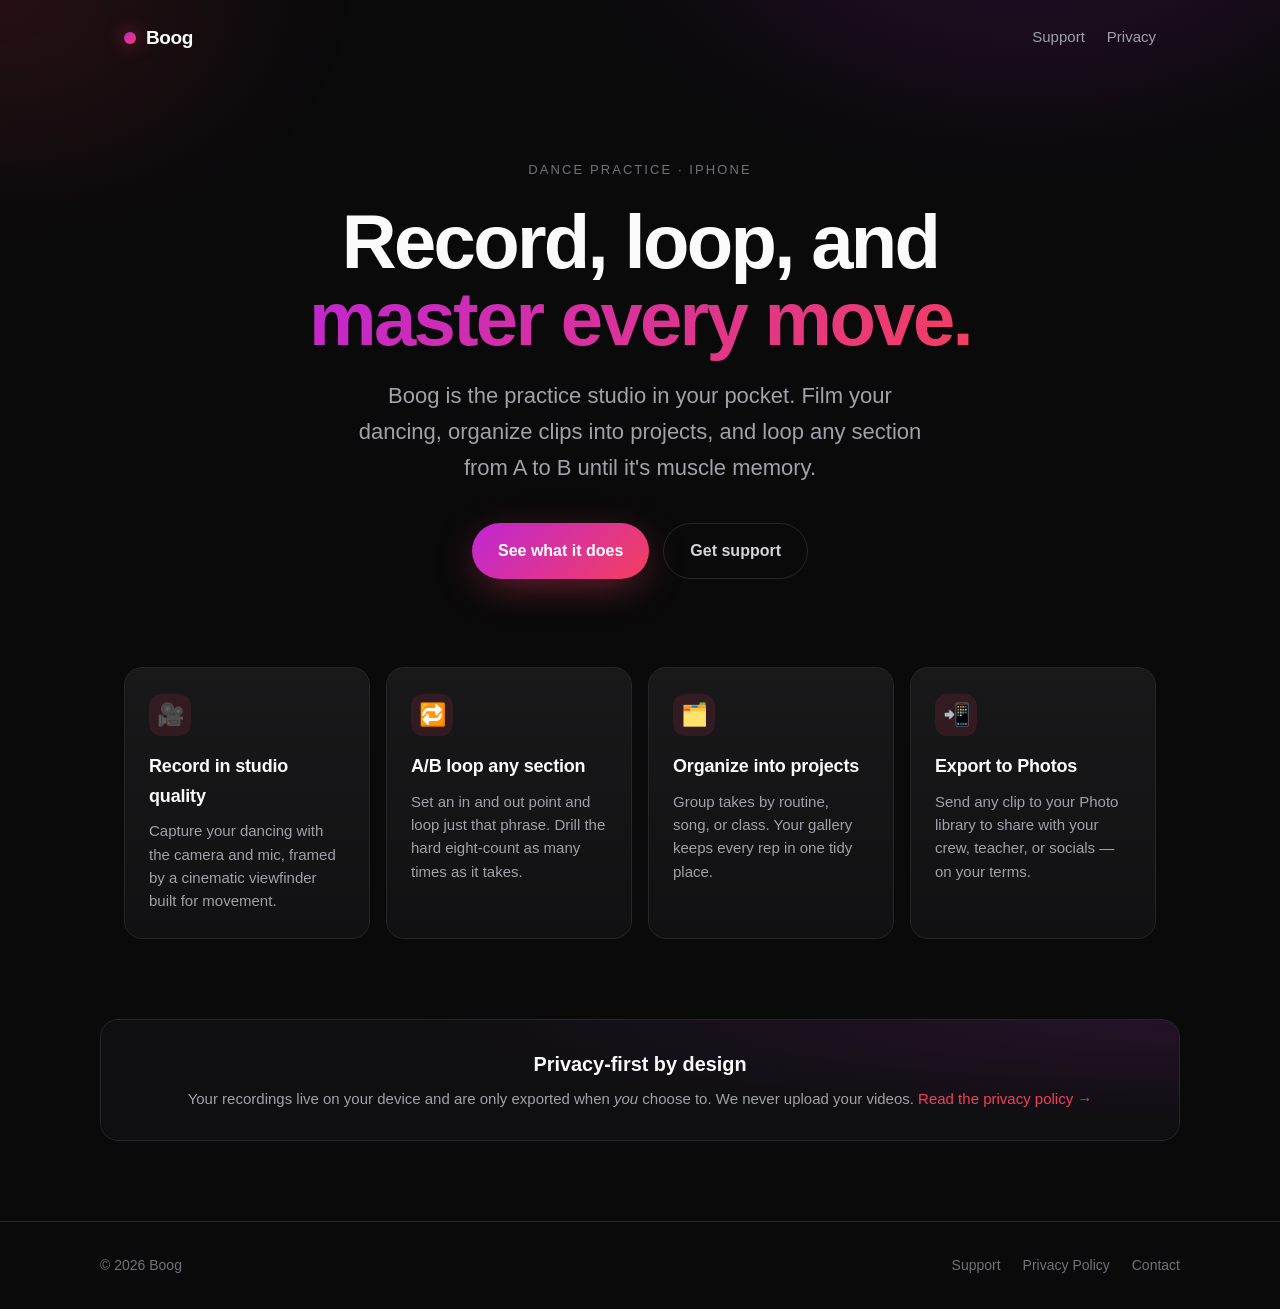
<file: index.html>
<!DOCTYPE html>
<html lang="en">
<head>
  <meta charset="UTF-8">
  <meta name="viewport" content="width=device-width, initial-scale=1.0">
  <title>Boog — Record, loop, and master every move</title>
  <meta name="description" content="Boog is a dance practice app for iPhone. Record your moves, organize them into projects, and loop any section A-to-B to drill it until it's perfect. Your videos stay on your device.">
  <meta property="og:title" content="Boog — Record, loop, and master every move">
  <meta property="og:description" content="A dance practice app for iPhone. Record, organize, and A/B-loop your moves.">
  <meta property="og:type" content="website">
  <link rel="stylesheet" href="styles.css">
</head>
<body>
  <header>
    <nav class="site-nav">
      <a class="brand" href="index.html"><span class="dot"></span> Boog</a>
      <div class="nav-links">
        <a href="support.html">Support</a>
        <a href="privacy.html">Privacy</a>
      </div>
    </nav>
  </header>

  <main>
    <section class="hero">
      <span class="eyebrow">Dance practice · iPhone</span>
      <h1>Record, loop, and<br><span class="grad">master every move.</span></h1>
      <p class="lede">Boog is the practice studio in your pocket. Film your dancing, organize clips into projects, and loop any section from A to B until it's muscle memory.</p>
      <div class="btn-row">
        <a class="btn" href="#features">See what it does</a>
        <a class="btn ghost" href="support.html">Get support</a>
      </div>
    </section>

    <section class="features" id="features">
      <div class="card">
        <div class="ico">🎥</div>
        <h3>Record in studio quality</h3>
        <p>Capture your dancing with the camera and mic, framed by a cinematic viewfinder built for movement.</p>
      </div>
      <div class="card">
        <div class="ico">🔁</div>
        <h3>A/B loop any section</h3>
        <p>Set an in and out point and loop just that phrase. Drill the hard eight-count as many times as it takes.</p>
      </div>
      <div class="card">
        <div class="ico">🗂️</div>
        <h3>Organize into projects</h3>
        <p>Group takes by routine, song, or class. Your gallery keeps every rep in one tidy place.</p>
      </div>
      <div class="card">
        <div class="ico">📲</div>
        <h3>Export to Photos</h3>
        <p>Send any clip to your Photo library to share with your crew, teacher, or socials — on your terms.</p>
      </div>
    </section>

    <section class="strip">
      <h3>Privacy-first by design</h3>
      <p>Your recordings live on your device and are only exported when <em>you</em> choose to. We never upload your videos. <a href="privacy.html">Read the privacy policy →</a></p>
    </section>
  </main>

  <footer>
    <div class="inner">
      <span>© 2026 Boog</span>
      <div class="foot-links">
        <a href="support.html">Support</a>
        <a href="privacy.html">Privacy Policy</a>
        <a href="mailto:gfang1212@gmail.com">Contact</a>
      </div>
    </div>
  </footer>
</body>
</html>
</file>
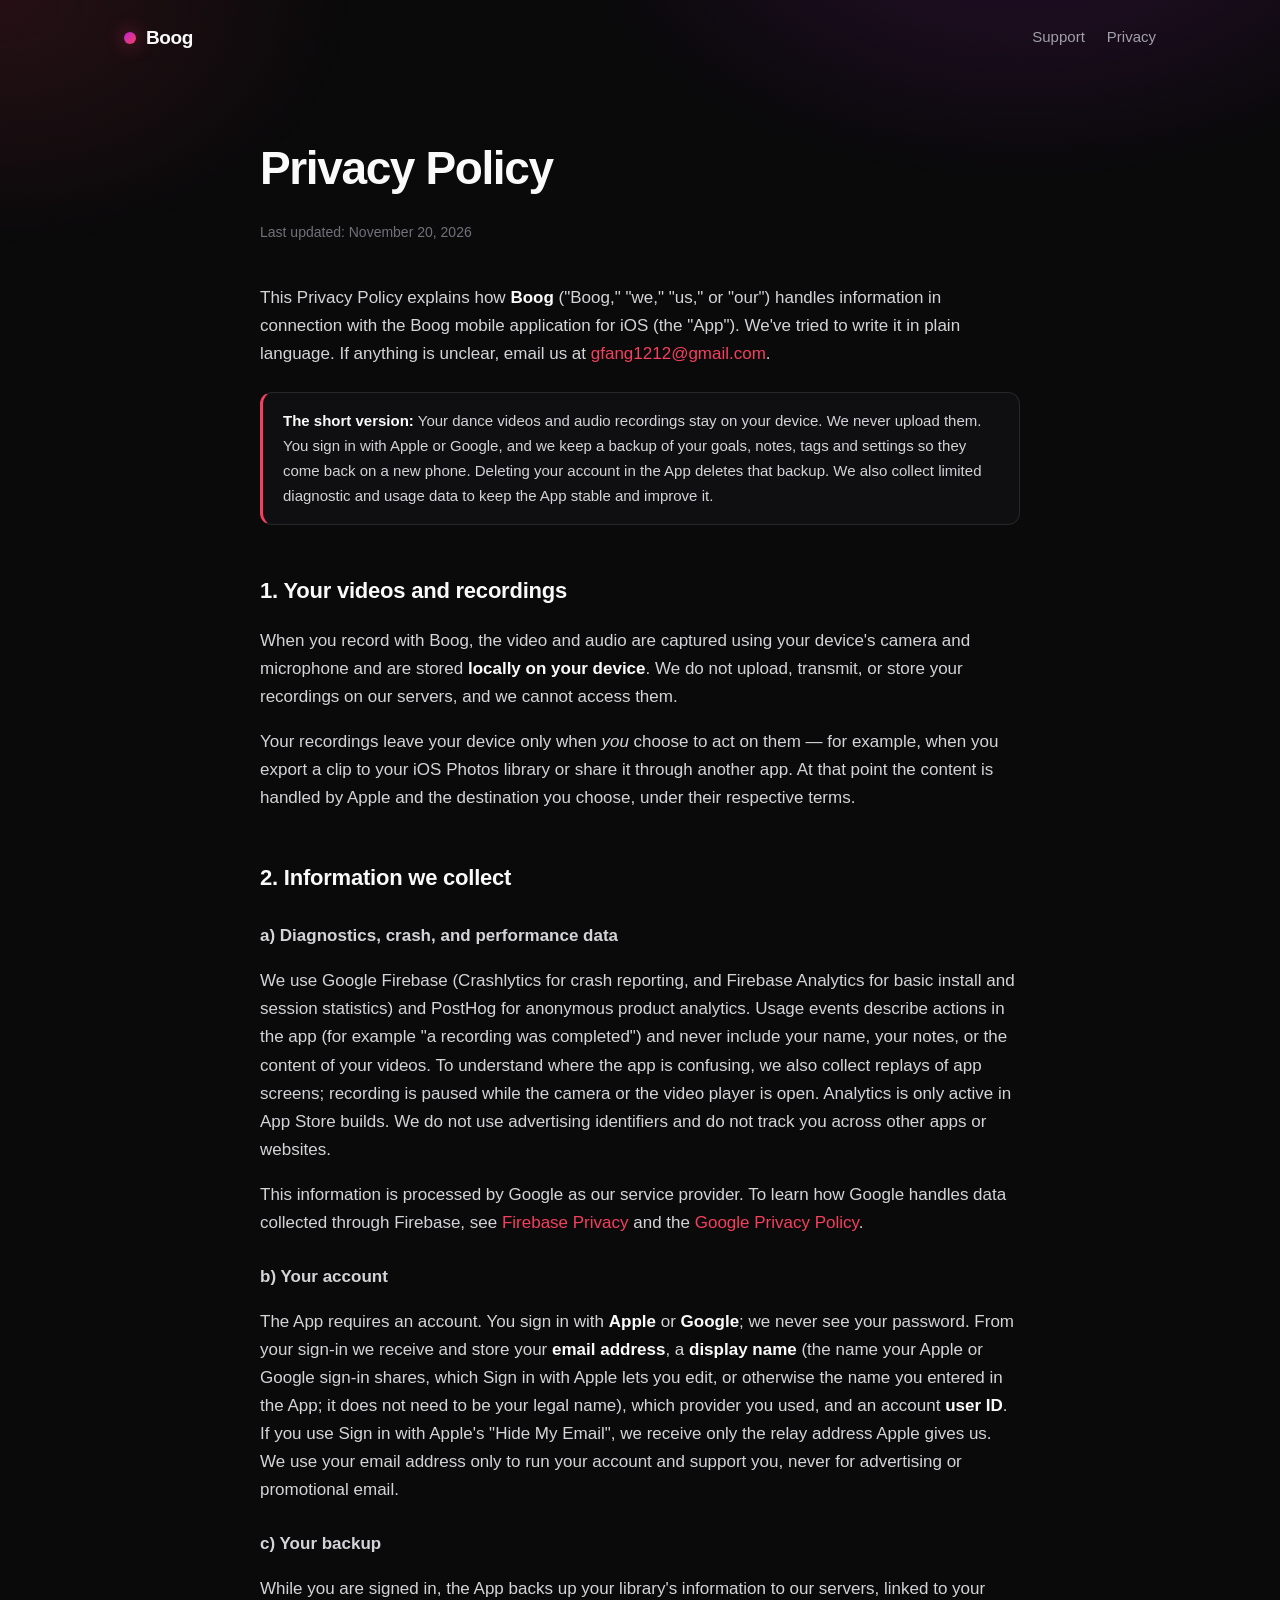
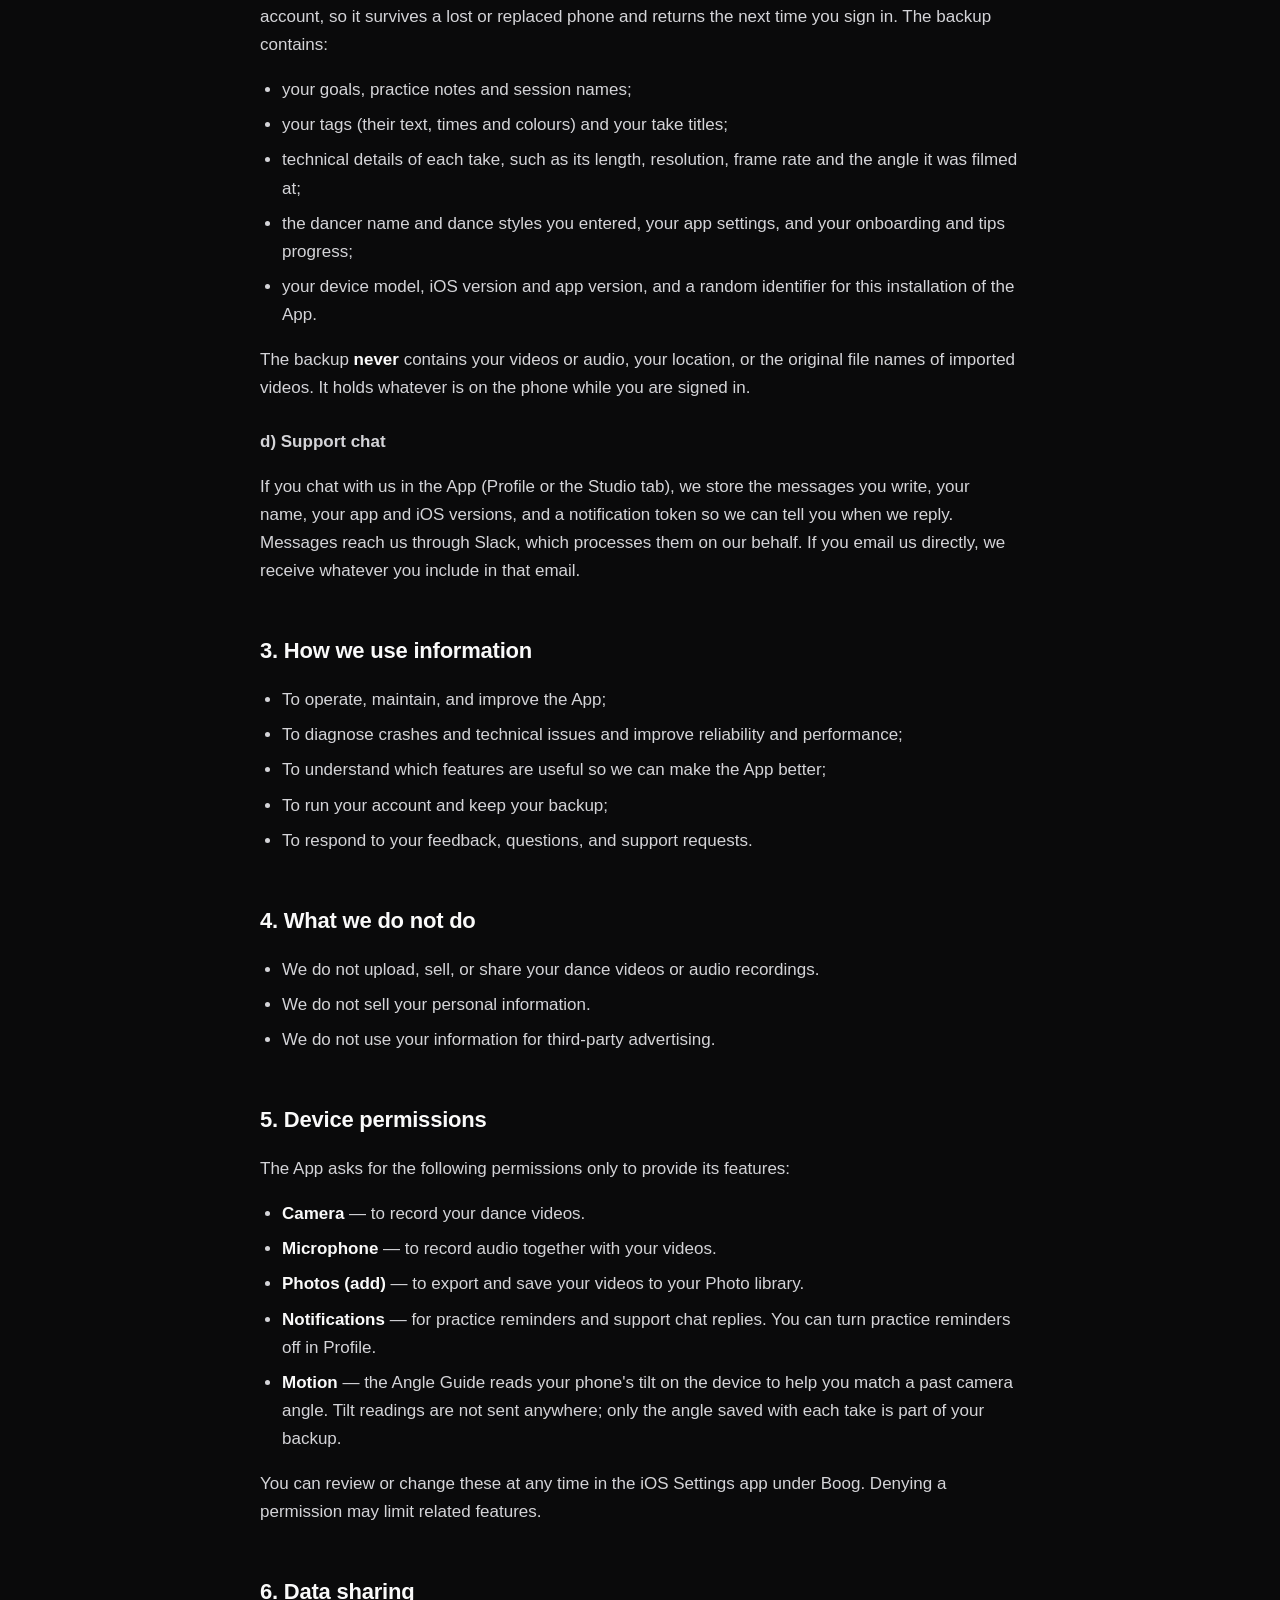
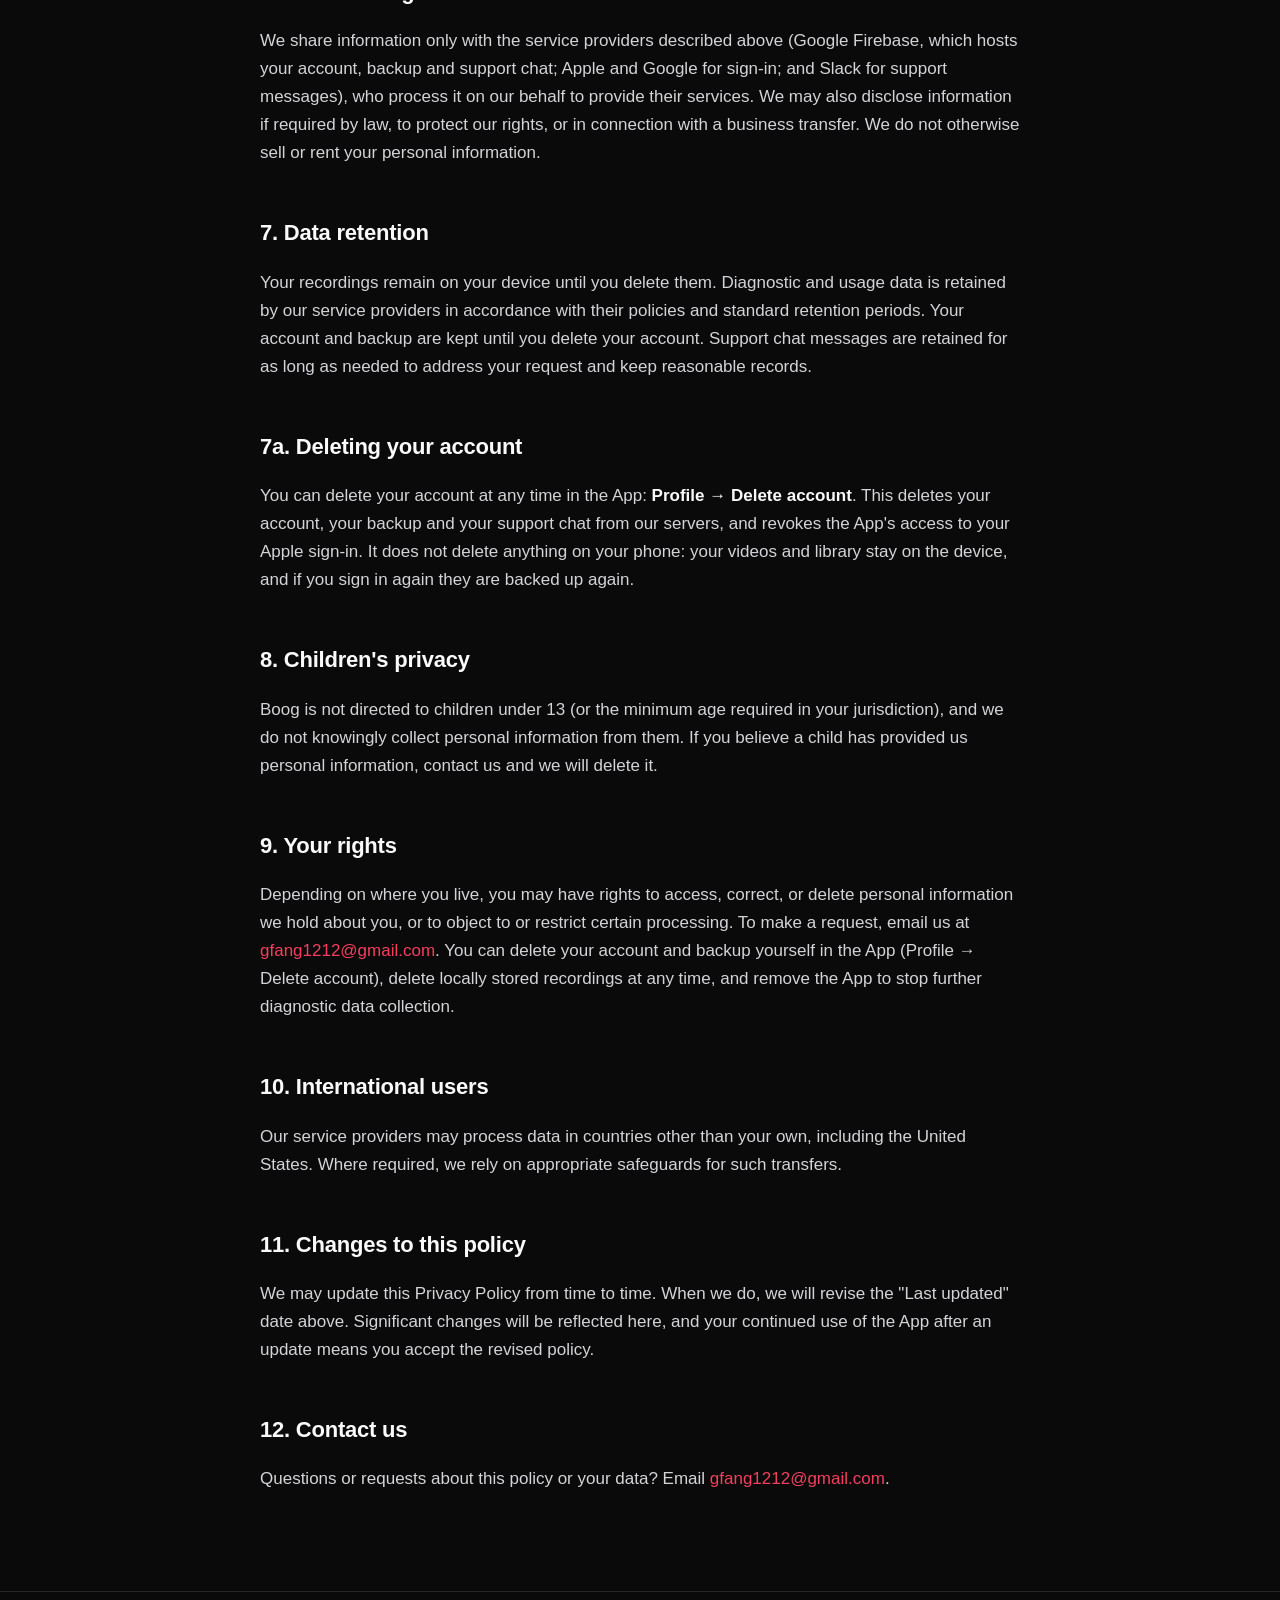
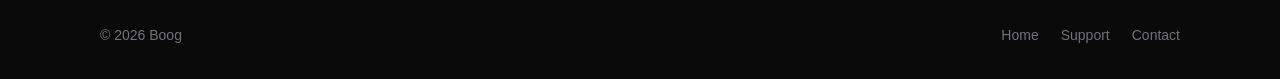
<file: privacy.html>
<!DOCTYPE html>
<html lang="en">
<head>
  <meta charset="UTF-8">
  <meta name="viewport" content="width=device-width, initial-scale=1.0">
  <title>Boog — Privacy Policy</title>
  <meta name="description" content="Boog's privacy policy. Your videos stay on your device. We collect limited diagnostics and usage data to improve the app.">
  <link rel="stylesheet" href="styles.css">
</head>
<body>
  <header>
    <nav class="site-nav">
      <a class="brand" href="index.html"><span class="dot"></span> Boog</a>
      <div class="nav-links">
        <a href="support.html">Support</a>
        <a href="privacy.html">Privacy</a>
      </div>
    </nav>
  </header>

  <main class="wrap doc">
    <h1>Privacy Policy</h1>
    <p class="meta">Last updated: November 20, 2026</p>

    <p>This Privacy Policy explains how <strong>Boog</strong> ("Boog," "we," "us," or "our") handles information in connection with the Boog mobile application for iOS (the "App"). We've tried to write it in plain language. If anything is unclear, email us at <a href="mailto:gfang1212@gmail.com">gfang1212@gmail.com</a>.</p>

    <div class="callout">
      <p><strong>The short version:</strong> Your dance videos and audio recordings stay on your device. We never upload them. You sign in with Apple or Google, and we keep a backup of your goals, notes, tags and settings so they come back on a new phone. Deleting your account in the App deletes that backup. We also collect limited diagnostic and usage data to keep the App stable and improve it.</p>
    </div>

    <h2>1. Your videos and recordings</h2>
    <p>When you record with Boog, the video and audio are captured using your device's camera and microphone and are stored <strong>locally on your device</strong>. We do not upload, transmit, or store your recordings on our servers, and we cannot access them.</p>
    <p>Your recordings leave your device only when <em>you</em> choose to act on them — for example, when you export a clip to your iOS Photos library or share it through another app. At that point the content is handled by Apple and the destination you choose, under their respective terms.</p>

    <h2>2. Information we collect</h2>

    <h3>a) Diagnostics, crash, and performance data</h3>
    <p>We use Google Firebase (Crashlytics for crash reporting, and Firebase Analytics for basic install and session statistics) and PostHog for anonymous product analytics. Usage events describe actions in the app (for example "a recording was completed") and never include your name, your notes, or the content of your videos. To understand where the app is confusing, we also collect replays of app screens; recording is paused while the camera or the video player is open. Analytics is only active in App Store builds. We do not use advertising identifiers and do not track you across other apps or websites.</p>
    <p>This information is processed by Google as our service provider. To learn how Google handles data collected through Firebase, see <a href="https://firebase.google.com/support/privacy" target="_blank" rel="noopener">Firebase Privacy</a> and the <a href="https://policies.google.com/privacy" target="_blank" rel="noopener">Google Privacy Policy</a>.</p>

    <h3>b) Your account</h3>
    <p>The App requires an account. You sign in with <strong>Apple</strong> or <strong>Google</strong>; we never see your password. From your sign-in we receive and store your <strong>email address</strong>, a <strong>display name</strong> (the name your Apple or Google sign-in shares, which Sign in with Apple lets you edit, or otherwise the name you entered in the App; it does not need to be your legal name), which provider you used, and an account <strong>user ID</strong>. If you use Sign in with Apple's "Hide My Email", we receive only the relay address Apple gives us. We use your email address only to run your account and support you, never for advertising or promotional email.</p>

    <h3>c) Your backup</h3>
    <p>While you are signed in, the App backs up your library's information to our servers, linked to your account, so it survives a lost or replaced phone and returns the next time you sign in. The backup contains:</p>
    <ul>
      <li>your goals, practice notes and session names;</li>
      <li>your tags (their text, times and colours) and your take titles;</li>
      <li>technical details of each take, such as its length, resolution, frame rate and the angle it was filmed at;</li>
      <li>the dancer name and dance styles you entered, your app settings, and your onboarding and tips progress;</li>
      <li>your device model, iOS version and app version, and a random identifier for this installation of the App.</li>
    </ul>
    <p>The backup <strong>never</strong> contains your videos or audio, your location, or the original file names of imported videos. It holds whatever is on the phone while you are signed in.</p>

    <h3>d) Support chat</h3>
    <p>If you chat with us in the App (Profile or the Studio tab), we store the messages you write, your name, your app and iOS versions, and a notification token so we can tell you when we reply. Messages reach us through Slack, which processes them on our behalf. If you email us directly, we receive whatever you include in that email.</p>

    <h2>3. How we use information</h2>
    <ul>
      <li>To operate, maintain, and improve the App;</li>
      <li>To diagnose crashes and technical issues and improve reliability and performance;</li>
      <li>To understand which features are useful so we can make the App better;</li>
      <li>To run your account and keep your backup;</li>
      <li>To respond to your feedback, questions, and support requests.</li>
    </ul>

    <h2>4. What we do not do</h2>
    <ul>
      <li>We do not upload, sell, or share your dance videos or audio recordings.</li>
      <li>We do not sell your personal information.</li>
      <li>We do not use your information for third-party advertising.</li>
    </ul>

    <h2>5. Device permissions</h2>
    <p>The App asks for the following permissions only to provide its features:</p>
    <ul>
      <li><strong>Camera</strong> — to record your dance videos.</li>
      <li><strong>Microphone</strong> — to record audio together with your videos.</li>
      <li><strong>Photos (add)</strong> — to export and save your videos to your Photo library.</li>
      <li><strong>Notifications</strong> — for practice reminders and support chat replies. You can turn practice reminders off in Profile.</li>
      <li><strong>Motion</strong> — the Angle Guide reads your phone's tilt on the device to help you match a past camera angle. Tilt readings are not sent anywhere; only the angle saved with each take is part of your backup.</li>
    </ul>
    <p>You can review or change these at any time in the iOS Settings app under Boog. Denying a permission may limit related features.</p>

    <h2>6. Data sharing</h2>
    <p>We share information only with the service providers described above (Google Firebase, which hosts your account, backup and support chat; Apple and Google for sign-in; and Slack for support messages), who process it on our behalf to provide their services. We may also disclose information if required by law, to protect our rights, or in connection with a business transfer. We do not otherwise sell or rent your personal information.</p>

    <h2>7. Data retention</h2>
    <p>Your recordings remain on your device until you delete them. Diagnostic and usage data is retained by our service providers in accordance with their policies and standard retention periods. Your account and backup are kept until you delete your account. Support chat messages are retained for as long as needed to address your request and keep reasonable records.</p>

    <h2>7a. Deleting your account</h2>
    <p>You can delete your account at any time in the App: <strong>Profile → Delete account</strong>. This deletes your account, your backup and your support chat from our servers, and revokes the App's access to your Apple sign-in. It does not delete anything on your phone: your videos and library stay on the device, and if you sign in again they are backed up again.</p>

    <h2>8. Children's privacy</h2>
    <p>Boog is not directed to children under 13 (or the minimum age required in your jurisdiction), and we do not knowingly collect personal information from them. If you believe a child has provided us personal information, contact us and we will delete it.</p>

    <h2>9. Your rights</h2>
    <p>Depending on where you live, you may have rights to access, correct, or delete personal information we hold about you, or to object to or restrict certain processing. To make a request, email us at <a href="mailto:gfang1212@gmail.com">gfang1212@gmail.com</a>. You can delete your account and backup yourself in the App (Profile → Delete account), delete locally stored recordings at any time, and remove the App to stop further diagnostic data collection.</p>

    <h2>10. International users</h2>
    <p>Our service providers may process data in countries other than your own, including the United States. Where required, we rely on appropriate safeguards for such transfers.</p>

    <h2>11. Changes to this policy</h2>
    <p>We may update this Privacy Policy from time to time. When we do, we will revise the "Last updated" date above. Significant changes will be reflected here, and your continued use of the App after an update means you accept the revised policy.</p>

    <h2>12. Contact us</h2>
    <p>Questions or requests about this policy or your data? Email <a href="mailto:gfang1212@gmail.com">gfang1212@gmail.com</a>.</p>
  </main>

  <footer>
    <div class="inner">
      <span>© 2026 Boog</span>
      <div class="foot-links">
        <a href="index.html">Home</a>
        <a href="support.html">Support</a>
        <a href="mailto:gfang1212@gmail.com">Contact</a>
      </div>
    </div>
  </footer>
</body>
</html>
</file>
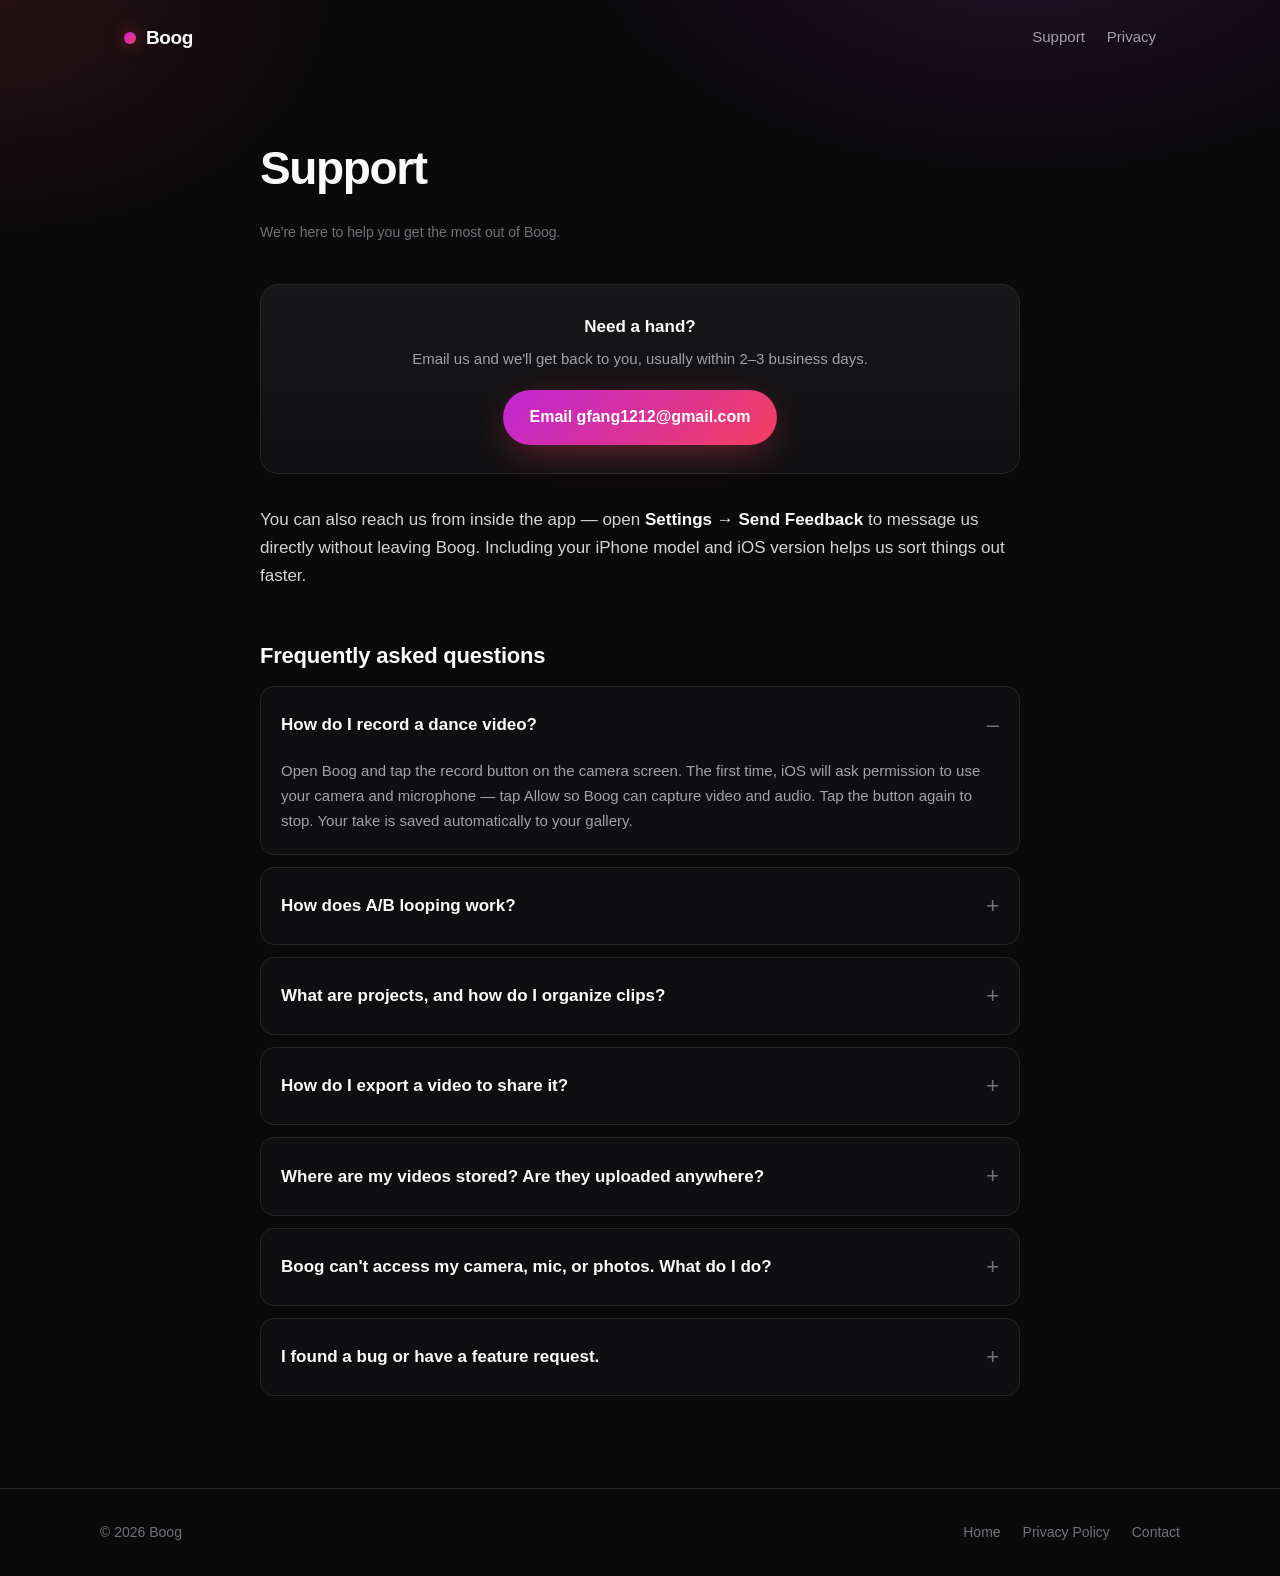
<file: support.html>
<!DOCTYPE html>
<html lang="en">
<head>
  <meta charset="UTF-8">
  <meta name="viewport" content="width=device-width, initial-scale=1.0">
  <title>Boog — Support</title>
  <meta name="description" content="Get help with Boog: recording, A/B looping, projects, exporting, and permissions. Contact the Boog team.">
  <link rel="stylesheet" href="styles.css">
</head>
<body>
  <header>
    <nav class="site-nav">
      <a class="brand" href="index.html"><span class="dot"></span> Boog</a>
      <div class="nav-links">
        <a href="support.html">Support</a>
        <a href="privacy.html">Privacy</a>
      </div>
    </nav>
  </header>

  <main class="wrap doc">
    <h1>Support</h1>
    <p class="meta">We're here to help you get the most out of Boog.</p>

    <div class="contact">
      <h3>Need a hand?</h3>
      <p>Email us and we'll get back to you, usually within 2–3 business days.</p>
      <a class="btn" href="mailto:gfang1212@gmail.com?subject=Boog%20Support">Email gfang1212@gmail.com</a>
    </div>

    <p>You can also reach us from inside the app — open <strong>Settings → Send Feedback</strong> to message us directly without leaving Boog. Including your iPhone model and iOS version helps us sort things out faster.</p>

    <h2>Frequently asked questions</h2>
    <div class="faq">
      <details open>
        <summary>How do I record a dance video?</summary>
        <p>Open Boog and tap the record button on the camera screen. The first time, iOS will ask permission to use your camera and microphone — tap Allow so Boog can capture video and audio. Tap the button again to stop. Your take is saved automatically to your gallery.</p>
      </details>
      <details>
        <summary>How does A/B looping work?</summary>
        <p>Open a clip in the player and set the loop's start point (A) and end point (B). Boog will repeat just that section continuously so you can drill a specific phrase or transition. Adjust A and B any time to focus on a different part of the routine.</p>
      </details>
      <details>
        <summary>What are projects, and how do I organize clips?</summary>
        <p>Projects let you group related takes — for example by song, routine, or class. From the gallery you can create a project and add videos to it, keeping all your reps for one piece in a single place.</p>
      </details>
      <details>
        <summary>How do I export a video to share it?</summary>
        <p>Choose a clip and use the export option to save it to your iPhone's Photos library. From there you can share it through Messages, social apps, or anywhere else. Boog asks for permission to add to Photos the first time you export.</p>
      </details>
      <details>
        <summary>Where are my videos stored? Are they uploaded anywhere?</summary>
        <p>Your recordings are stored locally on your device. Boog does not upload your videos to any server. They only leave your phone when you choose to export them to Photos or share them yourself. See our <a href="privacy.html">Privacy Policy</a> for full details.</p>
      </details>
      <details>
        <summary>Boog can't access my camera, mic, or photos. What do I do?</summary>
        <p>If you previously declined a permission, open the iOS <strong>Settings</strong> app, scroll to <strong>Boog</strong>, and enable Camera, Microphone, and Photos as needed. Then reopen the app.</p>
      </details>
      <details>
        <summary>I found a bug or have a feature request.</summary>
        <p>We'd love to hear it. Email <a href="mailto:gfang1212@gmail.com?subject=Boog%20Feedback">gfang1212@gmail.com</a> or use <strong>Settings → Send Feedback</strong> in the app. Detailed reports help us fix things quickly.</p>
      </details>
    </div>
  </main>

  <footer>
    <div class="inner">
      <span>© 2026 Boog</span>
      <div class="foot-links">
        <a href="index.html">Home</a>
        <a href="privacy.html">Privacy Policy</a>
        <a href="mailto:gfang1212@gmail.com">Contact</a>
      </div>
    </div>
  </footer>
</body>
</html>
</file>
<file: styles.css>
/* Boog — shared site styles. Editorial Dark · Motion Energy */
:root {
  --base: #0A0A0B;
  --elevated: #18181B;
  --elevated2: #27272A;
  --border: #27272A;
  --sheet: #0F0F11;
  --text: #FAFAFA;
  --text-2: #D4D4D8;
  --text-3: #A1A1AA;
  --text-4: #71717A;
  --coral: #F43F5E;
  --magenta: #C026D3;
  --violet: #8B5CF6;
  --grad: linear-gradient(135deg, #C026D3 0%, #F43F5E 100%);
  --maxw: 760px;
}

* { box-sizing: border-box; }

html { -webkit-text-size-adjust: 100%; scroll-behavior: smooth; }

body {
  margin: 0;
  background: var(--base);
  color: var(--text-2);
  font-family: -apple-system, BlinkMacSystemFont, "SF Pro Text", "Segoe UI", Roboto, Helvetica, Arial, sans-serif;
  font-size: 17px;
  line-height: 1.65;
  -webkit-font-smoothing: antialiased;
  text-rendering: optimizeLegibility;
}

/* Ambient glow background */
body::before {
  content: "";
  position: fixed;
  inset: 0;
  z-index: -1;
  background:
    radial-gradient(60% 50% at 80% -10%, rgba(192, 38, 211, 0.16), transparent 60%),
    radial-gradient(50% 50% at 0% 0%, rgba(244, 63, 94, 0.12), transparent 55%);
  pointer-events: none;
}

a { color: var(--coral); text-decoration: none; }
a:hover { text-decoration: underline; }

.wrap {
  max-width: var(--maxw);
  margin: 0 auto;
  padding: 0 24px;
}

/* Header / nav */
.site-nav {
  display: flex;
  align-items: center;
  justify-content: space-between;
  max-width: 1080px;
  margin: 0 auto;
  padding: 22px 24px;
}
.brand {
  display: inline-flex;
  align-items: center;
  gap: 10px;
  font-weight: 700;
  font-size: 19px;
  letter-spacing: -0.02em;
  color: var(--text);
}
.brand:hover { text-decoration: none; }
.brand .dot {
  width: 12px; height: 12px; border-radius: 50%;
  background: var(--grad);
  box-shadow: 0 0 18px rgba(244, 63, 94, 0.6);
}
.nav-links { display: flex; gap: 22px; font-size: 15px; }
.nav-links a { color: var(--text-3); }
.nav-links a:hover { color: var(--text); text-decoration: none; }

/* Hero */
.hero {
  max-width: 1080px;
  margin: 0 auto;
  padding: 80px 24px 64px;
  text-align: center;
}
.eyebrow {
  display: inline-block;
  font-size: 13px;
  letter-spacing: 0.16em;
  text-transform: uppercase;
  color: var(--text-4);
  margin-bottom: 22px;
}
.hero h1 {
  font-size: clamp(40px, 8vw, 76px);
  line-height: 1.02;
  letter-spacing: -0.035em;
  margin: 0 0 20px;
  color: var(--text);
  font-weight: 800;
}
.hero h1 .grad {
  background: var(--grad);
  -webkit-background-clip: text;
  background-clip: text;
  -webkit-text-fill-color: transparent;
}
.hero p.lede {
  font-size: clamp(18px, 2.6vw, 22px);
  color: var(--text-3);
  max-width: 580px;
  margin: 0 auto 36px;
}

/* Buttons */
.btn {
  display: inline-flex;
  align-items: center;
  gap: 8px;
  padding: 14px 26px;
  border-radius: 999px;
  font-weight: 600;
  font-size: 16px;
  color: #fff;
  background: var(--grad);
  border: none;
  cursor: pointer;
  box-shadow: 0 10px 40px -10px rgba(244, 63, 94, 0.55);
  transition: transform 0.15s ease, box-shadow 0.15s ease;
}
.btn:hover { transform: translateY(-2px); text-decoration: none; box-shadow: 0 16px 50px -12px rgba(244, 63, 94, 0.7); }
.btn.ghost {
  background: transparent;
  color: var(--text-2);
  border: 1px solid var(--elevated2);
  box-shadow: none;
}
.btn.ghost:hover { border-color: var(--text-4); color: var(--text); }
.btn-row { display: flex; gap: 14px; justify-content: center; flex-wrap: wrap; }

/* Feature grid */
.features {
  max-width: 1080px;
  margin: 0 auto;
  padding: 24px 24px 80px;
  display: grid;
  grid-template-columns: repeat(auto-fit, minmax(230px, 1fr));
  gap: 16px;
}
.card {
  background: linear-gradient(180deg, rgba(39,39,42,0.5), rgba(24,24,27,0.5));
  border: 1px solid var(--border);
  border-radius: 18px;
  padding: 26px 24px;
}
.card .ico {
  width: 42px; height: 42px; border-radius: 12px;
  display: grid; place-items: center;
  background: rgba(244, 63, 94, 0.12);
  font-size: 22px;
  margin-bottom: 16px;
}
.card h3 { margin: 0 0 8px; color: var(--text); font-size: 18px; letter-spacing: -0.01em; }
.card p { margin: 0; color: var(--text-3); font-size: 15px; line-height: 1.55; }

/* Privacy banner strip */
.strip {
  max-width: 1080px;
  margin: 0 auto 80px;
  padding: 28px 32px;
  border: 1px solid var(--border);
  border-radius: 18px;
  background:
    radial-gradient(120% 140% at 100% 0%, rgba(192,38,211,0.12), transparent 60%),
    var(--sheet);
  text-align: center;
}
.strip h3 { margin: 0 0 6px; color: var(--text); }
.strip p { margin: 0; color: var(--text-3); font-size: 15px; }

/* Document pages (support / privacy) */
.doc { padding: 56px 0 40px; }
.doc h1 {
  font-size: clamp(32px, 6vw, 46px);
  letter-spacing: -0.03em;
  color: var(--text);
  margin: 0 0 10px;
  font-weight: 800;
}
.doc .meta { color: var(--text-4); font-size: 14px; margin-bottom: 40px; }
.doc h2 {
  color: var(--text);
  font-size: 22px;
  letter-spacing: -0.01em;
  margin: 40px 0 12px;
  padding-top: 8px;
}
.doc h3 { color: var(--text-2); font-size: 17px; margin: 26px 0 8px; }
.doc p, .doc li { color: var(--text-2); }
.doc ul { padding-left: 22px; }
.doc li { margin: 7px 0; }
.doc strong { color: var(--text); font-weight: 600; }
.callout {
  border: 1px solid var(--border);
  border-left: 3px solid var(--coral);
  background: var(--sheet);
  border-radius: 12px;
  padding: 16px 20px;
  margin: 24px 0;
}
.callout p { margin: 0; color: var(--text-2); font-size: 15px; }

/* FAQ */
.faq details {
  border: 1px solid var(--border);
  border-radius: 14px;
  background: var(--sheet);
  padding: 4px 20px;
  margin: 12px 0;
}
.faq summary {
  cursor: pointer;
  list-style: none;
  padding: 16px 0;
  font-weight: 600;
  color: var(--text);
  display: flex;
  justify-content: space-between;
  align-items: center;
}
.faq summary::-webkit-details-marker { display: none; }
.faq summary::after { content: "+"; color: var(--text-4); font-size: 22px; font-weight: 400; }
.faq details[open] summary::after { content: "–"; }
.faq details p { margin: 0 0 16px; color: var(--text-3); font-size: 15px; }

/* Contact block */
.contact {
  border: 1px solid var(--border);
  border-radius: 18px;
  background: linear-gradient(180deg, rgba(39,39,42,0.45), rgba(24,24,27,0.45));
  padding: 28px;
  margin: 32px 0;
  text-align: center;
}
.contact h3 { margin: 0 0 6px; color: var(--text); }
.contact p { margin: 0 0 18px; color: var(--text-3); font-size: 15px; }

/* Footer */
footer {
  border-top: 1px solid var(--border);
  margin-top: 40px;
  padding: 32px 24px;
}
footer .inner {
  max-width: 1080px;
  margin: 0 auto;
  display: flex;
  flex-wrap: wrap;
  gap: 16px 28px;
  align-items: center;
  justify-content: space-between;
  color: var(--text-4);
  font-size: 14px;
}
footer .foot-links { display: flex; gap: 22px; }
footer .foot-links a { color: var(--text-4); }
footer .foot-links a:hover { color: var(--text-2); text-decoration: none; }

@media (max-width: 600px) {
  .nav-links { gap: 16px; }
  .hero { padding-top: 56px; }
}
</file>
